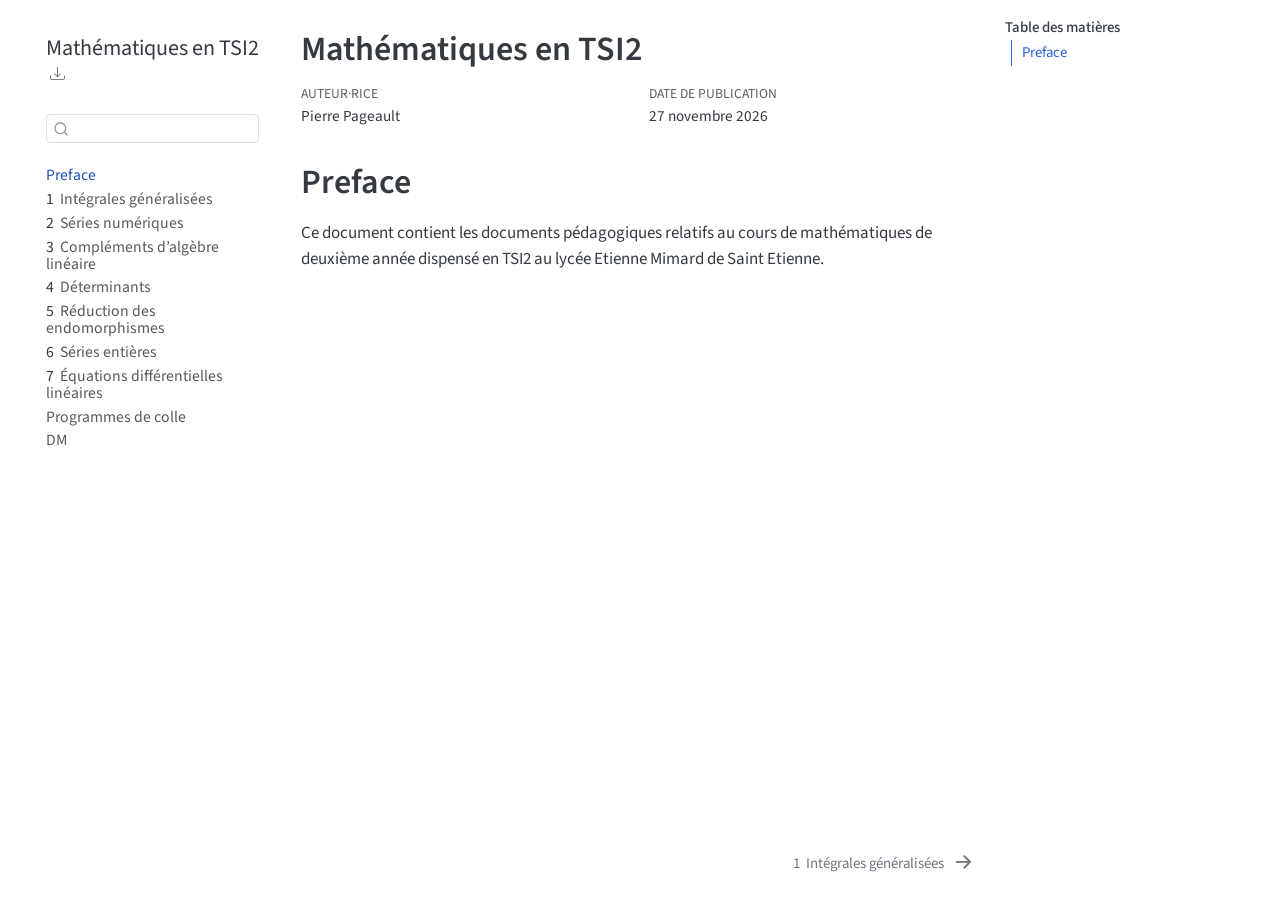
<file: index.html>
<!DOCTYPE html>
<html xmlns="http://www.w3.org/1999/xhtml" lang="fr" xml:lang="fr"><head>

<meta charset="utf-8">
<meta name="generator" content="quarto-1.9.38">

<meta name="viewport" content="width=device-width, initial-scale=1.0, user-scalable=yes">

<meta name="author" content="Pierre Pageault">

<title>Mathématiques en TSI2</title>
<style>
/* Default styles provided by pandoc.
** See https://pandoc.org/MANUAL.html#variables-for-html for config info.
*/
code{white-space: pre-wrap;}
span.smallcaps{font-variant: small-caps;}
div.columns{display: flex; gap: min(4vw, 1.5em);}
div.column{flex: auto; overflow-x: auto;}
div.hanging-indent{margin-left: 1.5em; text-indent: -1.5em;}
ul.task-list{list-style: none;}
ul.task-list li input[type="checkbox"] {
  width: 0.8em;
  margin: 0 0.8em 0.2em -1em; /* quarto-specific, see https://github.com/quarto-dev/quarto-cli/issues/4556 */ 
  vertical-align: middle;
}
</style>


<script src="site_libs/quarto-nav/quarto-nav.js"></script>
<script src="site_libs/quarto-nav/headroom.min.js"></script>
<script src="site_libs/clipboard/clipboard.min.js"></script>
<script src="site_libs/quarto-search/autocomplete.umd.js"></script>
<script src="site_libs/quarto-search/fuse.min.js"></script>
<script src="site_libs/quarto-search/quarto-search.js"></script>
<meta name="quarto:offset" content="./">
<link href="./01-integrales-generalisees.html" rel="next">
<script src="site_libs/quarto-html/quarto.js" type="module"></script>
<script src="site_libs/quarto-html/tabsets/tabsets.js" type="module"></script>
<script src="site_libs/quarto-html/popper.min.js"></script>
<script src="site_libs/quarto-html/tippy.umd.min.js"></script>
<script src="site_libs/quarto-html/anchor.min.js"></script>
<link href="site_libs/quarto-html/tippy.css" rel="stylesheet">
<link href="site_libs/quarto-html/quarto-syntax-highlighting-15634bcf2e68342d4ad2dfa704d543f6.css" rel="stylesheet" id="quarto-text-highlighting-styles">
<script src="site_libs/bootstrap/bootstrap.min.js"></script>
<link href="site_libs/bootstrap/bootstrap-icons.css" rel="stylesheet">
<link href="site_libs/bootstrap/bootstrap-452fedebf206357581fb8f02f36bbb8c.min.css" rel="stylesheet" append-hash="true" id="quarto-bootstrap" data-mode="light">
<script id="quarto-search-options" type="application/json">{
  "location": "sidebar",
  "copy-button": false,
  "collapse-after": 3,
  "panel-placement": "start",
  "type": "textbox",
  "limit": 50,
  "keyboard-shortcut": [
    "f",
    "/",
    "s"
  ],
  "show-item-context": false,
  "language": {
    "search-no-results-text": "Pas de résultats",
    "search-matching-documents-text": "documents trouvés",
    "search-copy-link-title": "Copier le lien vers la recherche",
    "search-hide-matches-text": "Cacher les correspondances additionnelles",
    "search-more-match-text": "correspondance de plus dans ce document",
    "search-more-matches-text": "correspondances de plus dans ce document",
    "search-clear-button-title": "Effacer",
    "search-text-placeholder": "",
    "search-detached-cancel-button-title": "Annuler",
    "search-submit-button-title": "Envoyer",
    "search-label": "Recherche"
  }
}</script>


<link rel="stylesheet" href="style.css">
</head>

<body class="nav-sidebar floating quarto-light">

<div id="quarto-search-results"></div>
  <header id="quarto-header" class="headroom fixed-top">
  <nav class="quarto-secondary-nav">
    <div class="container-fluid d-flex">
      <button type="button" class="quarto-btn-toggle btn" data-bs-toggle="collapse" role="button" data-bs-target=".quarto-sidebar-collapse-item" aria-controls="quarto-sidebar" aria-expanded="false" aria-label="Basculer la barre latérale" onclick="if (window.quartoToggleHeadroom) { window.quartoToggleHeadroom(); }">
        <i class="bi bi-layout-text-sidebar-reverse"></i>
      </button>
        <nav class="quarto-page-breadcrumbs" aria-label="breadcrumb"><ol class="breadcrumb"><li class="breadcrumb-item"><a href="./index.html">Preface</a></li></ol></nav>
        <a class="flex-grow-1" role="navigation" data-bs-toggle="collapse" data-bs-target=".quarto-sidebar-collapse-item" aria-controls="quarto-sidebar" aria-expanded="false" aria-label="Basculer la barre latérale" onclick="if (window.quartoToggleHeadroom) { window.quartoToggleHeadroom(); }">      
        </a>
      <button type="button" class="btn quarto-search-button" aria-label="Recherche" onclick="window.quartoOpenSearch();">
        <i class="bi bi-search"></i>
      </button>
    </div>
  </nav>
</header>
<!-- content -->
<div id="quarto-content" class="quarto-container page-columns page-rows-contents page-layout-article">
<!-- sidebar -->
  <nav id="quarto-sidebar" class="sidebar collapse collapse-horizontal quarto-sidebar-collapse-item sidebar-navigation floating overflow-auto">
    <div class="pt-lg-2 mt-2 text-left sidebar-header">
    <div class="sidebar-title mb-0 py-0">
      <a href="./">Mathématiques en TSI2</a> 
        <div class="sidebar-tools-main">
    <div class="dropdown">
      <a href="" title="Download" id="quarto-navigation-tool-dropdown-0" class="quarto-navigation-tool dropdown-toggle px-1" data-bs-toggle="dropdown" aria-expanded="false" role="link" aria-label="Download"><i class="bi bi-download"></i></a>
      <ul class="dropdown-menu" aria-labelledby="quarto-navigation-tool-dropdown-0">
          <li>
            <a class="dropdown-item sidebar-tools-main-item" href="./Mathématiques-en-TSI2.pdf">
              <i class="bi bi-file-pdf pe-1"></i>
            Download PDF
            </a>
          </li>
          <li>
            <a class="dropdown-item sidebar-tools-main-item" href="./Mathématiques-en-TSI2.epub">
              <i class="bi bi-journal pe-1"></i>
            Download ePub
            </a>
          </li>
      </ul>
    </div>
</div>
    </div>
      </div>
        <div class="mt-2 flex-shrink-0 align-items-center">
        <div class="sidebar-search">
        <div id="quarto-search" class="" title="Recherche"></div>
        </div>
        </div>
    <div class="sidebar-menu-container"> 
    <ul class="list-unstyled mt-1">
        <li class="sidebar-item">
  <div class="sidebar-item-container"> 
  <a href="./index.html" class="sidebar-item-text sidebar-link active">
 <span class="menu-text">Preface</span></a>
  </div>
</li>
        <li class="sidebar-item">
  <div class="sidebar-item-container"> 
  <a href="./01-integrales-generalisees.html" class="sidebar-item-text sidebar-link">
 <span class="menu-text"><span class="chapter-number">1</span>&nbsp; <span class="chapter-title">Intégrales généralisées</span></span></a>
  </div>
</li>
        <li class="sidebar-item">
  <div class="sidebar-item-container"> 
  <a href="./02-series-numeriques.html" class="sidebar-item-text sidebar-link">
 <span class="menu-text"><span class="chapter-number">2</span>&nbsp; <span class="chapter-title">Séries numériques</span></span></a>
  </div>
</li>
        <li class="sidebar-item">
  <div class="sidebar-item-container"> 
  <a href="./03-complements-algebre-lineaire.html" class="sidebar-item-text sidebar-link">
 <span class="menu-text"><span class="chapter-number">3</span>&nbsp; <span class="chapter-title">Compléments d’algèbre linéaire</span></span></a>
  </div>
</li>
        <li class="sidebar-item">
  <div class="sidebar-item-container"> 
  <a href="./04-determinants.html" class="sidebar-item-text sidebar-link">
 <span class="menu-text"><span class="chapter-number">4</span>&nbsp; <span class="chapter-title">Déterminants</span></span></a>
  </div>
</li>
        <li class="sidebar-item">
  <div class="sidebar-item-container"> 
  <a href="./05-reduction-des-endomorphismes.html" class="sidebar-item-text sidebar-link">
 <span class="menu-text"><span class="chapter-number">5</span>&nbsp; <span class="chapter-title">Réduction des endomorphismes</span></span></a>
  </div>
</li>
        <li class="sidebar-item">
  <div class="sidebar-item-container"> 
  <a href="./06-series-entieres.html" class="sidebar-item-text sidebar-link">
 <span class="menu-text"><span class="chapter-number">6</span>&nbsp; <span class="chapter-title">Séries entières</span></span></a>
  </div>
</li>
        <li class="sidebar-item">
  <div class="sidebar-item-container"> 
  <a href="./07-equations-differentielles.html" class="sidebar-item-text sidebar-link">
 <span class="menu-text"><span class="chapter-number">7</span>&nbsp; <span class="chapter-title">Équations différentielles linéaires</span></span></a>
  </div>
</li>
        <li class="sidebar-item">
  <div class="sidebar-item-container"> 
  <a href="./colles.html" class="sidebar-item-text sidebar-link">
 <span class="menu-text">Programmes de colle</span></a>
  </div>
</li>
        <li class="sidebar-item">
  <div class="sidebar-item-container"> 
  <a href="./dm.html" class="sidebar-item-text sidebar-link">
 <span class="menu-text">DM</span></a>
  </div>
</li>
    </ul>
    </div>
</nav>
<div id="quarto-sidebar-glass" class="quarto-sidebar-collapse-item" data-bs-toggle="collapse" data-bs-target=".quarto-sidebar-collapse-item"></div>
<!-- margin-sidebar -->
    <div id="quarto-margin-sidebar" class="sidebar margin-sidebar">
        <nav id="TOC" role="doc-toc" class="toc-active">
    <h2 id="toc-title">Table des matières</h2>
   
  <ul>
  <li><a href="#preface" id="toc-preface" class="nav-link active" data-scroll-target="#preface">Preface</a></li>
  </ul>
</nav>
    </div>
<!-- main -->
<main class="content" id="quarto-document-content">

<header id="title-block-header" class="quarto-title-block default">
<div class="quarto-title">
<h1 class="title">Mathématiques en TSI2</h1>
</div>



<div class="quarto-title-meta">

    <div>
    <div class="quarto-title-meta-heading">Auteur·rice</div>
    <div class="quarto-title-meta-contents">
             <p>Pierre Pageault </p>
          </div>
  </div>
    
    <div>
    <div class="quarto-title-meta-heading">Date de publication</div>
    <div class="quarto-title-meta-contents">
      <p class="date">27 novembre 2026</p>
    </div>
  </div>
  
    
  </div>
  


</header>


<section id="preface" class="level1 unnumbered">
<h1 class="unnumbered">Preface</h1>
<p>Ce document contient les documents pédagogiques relatifs au cours de mathématiques de deuxième année dispensé en TSI2 au lycée Etienne Mimard de Saint Etienne.</p>


</section>

</main> <!-- /main -->
<script id="quarto-html-after-body" type="application/javascript">
  window.document.addEventListener("DOMContentLoaded", function (event) {
    const icon = "";
    const anchorJS = new window.AnchorJS();
    anchorJS.options = {
      placement: 'right',
      icon: icon
    };
    anchorJS.add('.anchored');
    const isCodeAnnotation = (el) => {
      for (const clz of el.classList) {
        if (clz.startsWith('code-annotation-')) {                     
          return true;
        }
      }
      return false;
    }
    const onCopySuccess = function(e) {
      // button target
      const button = e.trigger;
      // don't keep focus
      button.blur();
      // flash "checked"
      button.classList.add('code-copy-button-checked');
      var currentTitle = button.getAttribute("title");
      button.setAttribute("title", "Copié");
      let tooltip;
      if (window.bootstrap) {
        button.setAttribute("data-bs-toggle", "tooltip");
        button.setAttribute("data-bs-placement", "left");
        button.setAttribute("data-bs-title", "Copié");
        tooltip = new bootstrap.Tooltip(button, 
          { trigger: "manual", 
            customClass: "code-copy-button-tooltip",
            offset: [0, -8]});
        tooltip.show();    
      }
      setTimeout(function() {
        if (tooltip) {
          tooltip.hide();
          button.removeAttribute("data-bs-title");
          button.removeAttribute("data-bs-toggle");
          button.removeAttribute("data-bs-placement");
        }
        button.setAttribute("title", currentTitle);
        button.classList.remove('code-copy-button-checked');
      }, 1000);
      // clear code selection
      e.clearSelection();
    }
    const getTextToCopy = function(trigger) {
      const outerScaffold = trigger.parentElement.cloneNode(true);
      const codeEl = outerScaffold.querySelector('code');
      for (const childEl of codeEl.children) {
        if (isCodeAnnotation(childEl)) {
          childEl.remove();
        }
      }
      return codeEl.innerText;
    }
    const clipboard = new window.ClipboardJS('.code-copy-button:not([data-in-quarto-modal])', {
      text: getTextToCopy
    });
    clipboard.on('success', onCopySuccess);
    if (window.document.getElementById('quarto-embedded-source-code-modal')) {
      const clipboardModal = new window.ClipboardJS('.code-copy-button[data-in-quarto-modal]', {
        text: getTextToCopy,
        container: window.document.getElementById('quarto-embedded-source-code-modal')
      });
      clipboardModal.on('success', onCopySuccess);
    }
      var localhostRegex = new RegExp(/^(?:http|https):\/\/localhost\:?[0-9]*\//);
      var mailtoRegex = new RegExp(/^mailto:/);
        var filterRegex = new RegExp('/' + window.location.host + '/');
      var isInternal = (href) => {
          return filterRegex.test(href) || localhostRegex.test(href) || mailtoRegex.test(href);
      }
      // Inspect non-navigation links and adorn them if external
     var links = window.document.querySelectorAll('a[href]:not(.nav-link):not(.navbar-brand):not(.toc-action):not(.sidebar-link):not(.sidebar-item-toggle):not(.pagination-link):not(.no-external):not([aria-hidden]):not(.dropdown-item):not(.quarto-navigation-tool):not(.about-link)');
      for (var i=0; i<links.length; i++) {
        const link = links[i];
        if (!isInternal(link.href)) {
          // undo the damage that might have been done by quarto-nav.js in the case of
          // links that we want to consider external
          if (link.dataset.originalHref !== undefined) {
            link.href = link.dataset.originalHref;
          }
        }
      }
    function tippyHover(el, contentFn, onTriggerFn, onUntriggerFn) {
      const config = {
        allowHTML: true,
        maxWidth: 500,
        delay: 100,
        arrow: false,
        appendTo: function(el) {
            return el.parentElement;
        },
        interactive: true,
        interactiveBorder: 10,
        theme: 'quarto',
        placement: 'bottom-start',
      };
      if (contentFn) {
        config.content = contentFn;
      }
      if (onTriggerFn) {
        config.onTrigger = onTriggerFn;
      }
      if (onUntriggerFn) {
        config.onUntrigger = onUntriggerFn;
      }
      window.tippy(el, config); 
    }
    const noterefs = window.document.querySelectorAll('a[role="doc-noteref"]');
    for (var i=0; i<noterefs.length; i++) {
      const ref = noterefs[i];
      tippyHover(ref, function() {
        // use id or data attribute instead here
        let href = ref.getAttribute('data-footnote-href') || ref.getAttribute('href');
        try { href = new URL(href).hash; } catch {}
        const id = href.replace(/^#\/?/, "");
        const note = window.document.getElementById(id);
        if (note) {
          return note.innerHTML;
        } else {
          return "";
        }
      });
    }
    const xrefs = window.document.querySelectorAll('a.quarto-xref');
    const processXRef = (id, note) => {
      // Strip column container classes
      const stripColumnClz = (el) => {
        el.classList.remove("page-full", "page-columns");
        if (el.children) {
          for (const child of el.children) {
            stripColumnClz(child);
          }
        }
      }
      stripColumnClz(note)
      if (id === null || id.startsWith('sec-')) {
        // Special case sections, only their first couple elements
        const container = document.createElement("div");
        if (note.children && note.children.length > 2) {
          container.appendChild(note.children[0].cloneNode(true));
          for (let i = 1; i < note.children.length; i++) {
            const child = note.children[i];
            if (child.tagName === "P" && child.innerText === "") {
              continue;
            } else {
              container.appendChild(child.cloneNode(true));
              break;
            }
          }
          if (window.Quarto?.typesetMath) {
            window.Quarto.typesetMath(container);
          }
          return container.innerHTML
        } else {
          if (window.Quarto?.typesetMath) {
            window.Quarto.typesetMath(note);
          }
          return note.innerHTML;
        }
      } else {
        // Remove any anchor links if they are present
        const anchorLink = note.querySelector('a.anchorjs-link');
        if (anchorLink) {
          anchorLink.remove();
        }
        if (window.Quarto?.typesetMath) {
          window.Quarto.typesetMath(note);
        }
        if (note.classList.contains("callout")) {
          return note.outerHTML;
        } else {
          return note.innerHTML;
        }
      }
    }
    for (var i=0; i<xrefs.length; i++) {
      const xref = xrefs[i];
      tippyHover(xref, undefined, function(instance) {
        instance.disable();
        let url = xref.getAttribute('href');
        let hash = undefined; 
        if (url.startsWith('#')) {
          hash = url;
        } else {
          try { hash = new URL(url).hash; } catch {}
        }
        if (hash) {
          const id = hash.replace(/^#\/?/, "");
          const note = window.document.getElementById(id);
          if (note !== null) {
            try {
              const html = processXRef(id, note.cloneNode(true));
              instance.setContent(html);
            } finally {
              instance.enable();
              instance.show();
            }
          } else {
            // See if we can fetch this
            fetch(url.split('#')[0])
            .then(res => res.text())
            .then(html => {
              const parser = new DOMParser();
              const htmlDoc = parser.parseFromString(html, "text/html");
              const note = htmlDoc.getElementById(id);
              if (note !== null) {
                const html = processXRef(id, note);
                instance.setContent(html);
              } 
            }).finally(() => {
              instance.enable();
              instance.show();
            });
          }
        } else {
          // See if we can fetch a full url (with no hash to target)
          // This is a special case and we should probably do some content thinning / targeting
          fetch(url)
          .then(res => res.text())
          .then(html => {
            const parser = new DOMParser();
            const htmlDoc = parser.parseFromString(html, "text/html");
            const note = htmlDoc.querySelector('main.content');
            if (note !== null) {
              // This should only happen for chapter cross references
              // (since there is no id in the URL)
              // remove the first header
              if (note.children.length > 0 && note.children[0].tagName === "HEADER") {
                note.children[0].remove();
              }
              const html = processXRef(null, note);
              instance.setContent(html);
            } 
          }).finally(() => {
            instance.enable();
            instance.show();
          });
        }
      }, function(instance) {
      });
    }
        let selectedAnnoteEl;
        const selectorForAnnotation = ( cell, annotation) => {
          let cellAttr = 'data-code-cell="' + cell + '"';
          let lineAttr = 'data-code-annotation="' +  annotation + '"';
          const selector = 'span[' + cellAttr + '][' + lineAttr + ']';
          return selector;
        }
        const selectCodeLines = (annoteEl) => {
          const doc = window.document;
          const targetCell = annoteEl.getAttribute("data-target-cell");
          const targetAnnotation = annoteEl.getAttribute("data-target-annotation");
          const annoteSpan = window.document.querySelector(selectorForAnnotation(targetCell, targetAnnotation));
          const lines = annoteSpan.getAttribute("data-code-lines").split(",");
          const lineIds = lines.map((line) => {
            return targetCell + "-" + line;
          })
          let top = null;
          let height = null;
          let parent = null;
          if (lineIds.length > 0) {
              //compute the position of the single el (top and bottom and make a div)
              const el = window.document.getElementById(lineIds[0]);
              top = el.offsetTop;
              height = el.offsetHeight;
              parent = el.parentElement.parentElement;
            if (lineIds.length > 1) {
              const lastEl = window.document.getElementById(lineIds[lineIds.length - 1]);
              const bottom = lastEl.offsetTop + lastEl.offsetHeight;
              height = bottom - top;
            }
            if (top !== null && height !== null && parent !== null) {
              // cook up a div (if necessary) and position it 
              let div = window.document.getElementById("code-annotation-line-highlight");
              if (div === null) {
                div = window.document.createElement("div");
                div.setAttribute("id", "code-annotation-line-highlight");
                div.style.position = 'absolute';
                parent.appendChild(div);
              }
              div.style.top = top - 2 + "px";
              div.style.height = height + 4 + "px";
              div.style.left = 0;
              let gutterDiv = window.document.getElementById("code-annotation-line-highlight-gutter");
              if (gutterDiv === null) {
                gutterDiv = window.document.createElement("div");
                gutterDiv.setAttribute("id", "code-annotation-line-highlight-gutter");
                gutterDiv.style.position = 'absolute';
                const codeCell = window.document.getElementById(targetCell);
                const gutter = codeCell.querySelector('.code-annotation-gutter');
                gutter.appendChild(gutterDiv);
              }
              gutterDiv.style.top = top - 2 + "px";
              gutterDiv.style.height = height + 4 + "px";
            }
            selectedAnnoteEl = annoteEl;
          }
        };
        const unselectCodeLines = () => {
          const elementsIds = ["code-annotation-line-highlight", "code-annotation-line-highlight-gutter"];
          elementsIds.forEach((elId) => {
            const div = window.document.getElementById(elId);
            if (div) {
              div.remove();
            }
          });
          selectedAnnoteEl = undefined;
        };
          // Handle positioning of the toggle
      window.addEventListener(
        "resize",
        throttle(() => {
          elRect = undefined;
          if (selectedAnnoteEl) {
            selectCodeLines(selectedAnnoteEl);
          }
        }, 10)
      );
      function throttle(fn, ms) {
      let throttle = false;
      let timer;
        return (...args) => {
          if(!throttle) { // first call gets through
              fn.apply(this, args);
              throttle = true;
          } else { // all the others get throttled
              if(timer) clearTimeout(timer); // cancel #2
              timer = setTimeout(() => {
                fn.apply(this, args);
                timer = throttle = false;
              }, ms);
          }
        };
      }
        // Attach click handler to the DT
        const annoteDls = window.document.querySelectorAll('dt[data-target-cell]');
        for (const annoteDlNode of annoteDls) {
          annoteDlNode.addEventListener('click', (event) => {
            const clickedEl = event.target;
            if (clickedEl !== selectedAnnoteEl) {
              unselectCodeLines();
              const activeEl = window.document.querySelector('dt[data-target-cell].code-annotation-active');
              if (activeEl) {
                activeEl.classList.remove('code-annotation-active');
              }
              selectCodeLines(clickedEl);
              clickedEl.classList.add('code-annotation-active');
            } else {
              // Unselect the line
              unselectCodeLines();
              clickedEl.classList.remove('code-annotation-active');
            }
          });
        }
    const findCites = (el) => {
      const parentEl = el.parentElement;
      if (parentEl) {
        const cites = parentEl.dataset.cites;
        if (cites) {
          return {
            el,
            cites: cites.split(' ')
          };
        } else {
          return findCites(el.parentElement)
        }
      } else {
        return undefined;
      }
    };
    var bibliorefs = window.document.querySelectorAll('a[role="doc-biblioref"]');
    for (var i=0; i<bibliorefs.length; i++) {
      const ref = bibliorefs[i];
      const citeInfo = findCites(ref);
      if (citeInfo) {
        tippyHover(citeInfo.el, function() {
          var popup = window.document.createElement('div');
          citeInfo.cites.forEach(function(cite) {
            var citeDiv = window.document.createElement('div');
            citeDiv.classList.add('hanging-indent');
            citeDiv.classList.add('csl-entry');
            var biblioDiv = window.document.getElementById('ref-' + cite);
            if (biblioDiv) {
              citeDiv.innerHTML = biblioDiv.innerHTML;
            }
            popup.appendChild(citeDiv);
          });
          return popup.innerHTML;
        });
      }
    }
  });
  </script>
<nav class="page-navigation">
  <div class="nav-page nav-page-previous">
  </div>
  <div class="nav-page nav-page-next">
      <a href="./01-integrales-generalisees.html" class="pagination-link" aria-label="Intégrales généralisées">
        <span class="nav-page-text"><span class="chapter-number">1</span>&nbsp; <span class="chapter-title">Intégrales généralisées</span></span> <i class="bi bi-arrow-right-short"></i>
      </a>
  </div>
</nav>
</div> <!-- /content -->




</body></html>
</file>
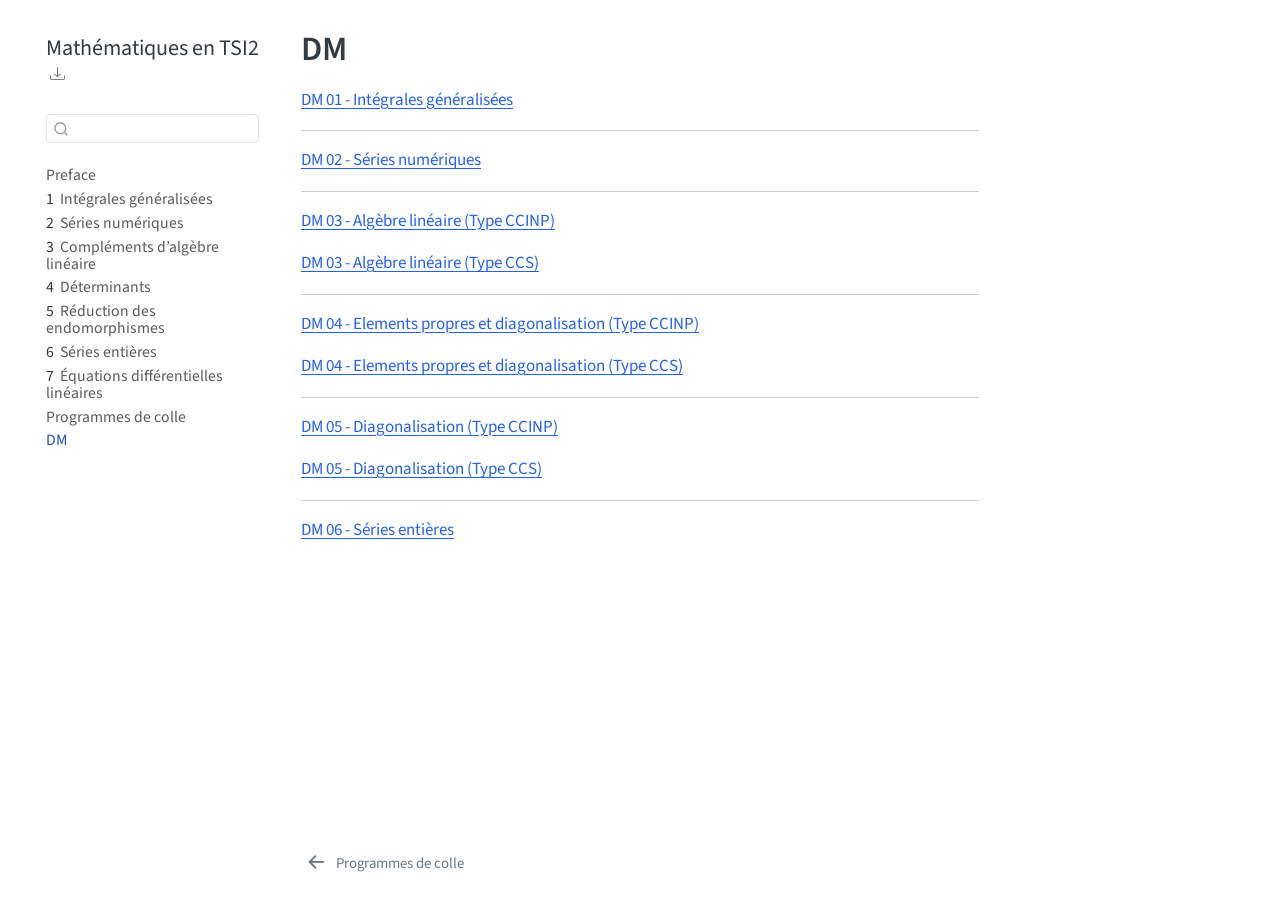
<file: dm.html>
<!DOCTYPE html>
<html xmlns="http://www.w3.org/1999/xhtml" lang="fr" xml:lang="fr"><head>

<meta charset="utf-8">
<meta name="generator" content="quarto-1.9.38">

<meta name="viewport" content="width=device-width, initial-scale=1.0, user-scalable=yes">


<title>DM – Mathématiques en TSI2</title>
<style>
/* Default styles provided by pandoc.
** See https://pandoc.org/MANUAL.html#variables-for-html for config info.
*/
code{white-space: pre-wrap;}
span.smallcaps{font-variant: small-caps;}
div.columns{display: flex; gap: min(4vw, 1.5em);}
div.column{flex: auto; overflow-x: auto;}
div.hanging-indent{margin-left: 1.5em; text-indent: -1.5em;}
ul.task-list{list-style: none;}
ul.task-list li input[type="checkbox"] {
  width: 0.8em;
  margin: 0 0.8em 0.2em -1em; /* quarto-specific, see https://github.com/quarto-dev/quarto-cli/issues/4556 */ 
  vertical-align: middle;
}
</style>


<script src="site_libs/quarto-nav/quarto-nav.js"></script>
<script src="site_libs/quarto-nav/headroom.min.js"></script>
<script src="site_libs/clipboard/clipboard.min.js"></script>
<script src="site_libs/quarto-search/autocomplete.umd.js"></script>
<script src="site_libs/quarto-search/fuse.min.js"></script>
<script src="site_libs/quarto-search/quarto-search.js"></script>
<meta name="quarto:offset" content="./">
<link href="./colles.html" rel="prev">
<script src="site_libs/quarto-html/quarto.js" type="module"></script>
<script src="site_libs/quarto-html/tabsets/tabsets.js" type="module"></script>
<script src="site_libs/quarto-html/popper.min.js"></script>
<script src="site_libs/quarto-html/tippy.umd.min.js"></script>
<script src="site_libs/quarto-html/anchor.min.js"></script>
<link href="site_libs/quarto-html/tippy.css" rel="stylesheet">
<link href="site_libs/quarto-html/quarto-syntax-highlighting-15634bcf2e68342d4ad2dfa704d543f6.css" rel="stylesheet" id="quarto-text-highlighting-styles">
<script src="site_libs/bootstrap/bootstrap.min.js"></script>
<link href="site_libs/bootstrap/bootstrap-icons.css" rel="stylesheet">
<link href="site_libs/bootstrap/bootstrap-452fedebf206357581fb8f02f36bbb8c.min.css" rel="stylesheet" append-hash="true" id="quarto-bootstrap" data-mode="light">
<script id="quarto-search-options" type="application/json">{
  "location": "sidebar",
  "copy-button": false,
  "collapse-after": 3,
  "panel-placement": "start",
  "type": "textbox",
  "limit": 50,
  "keyboard-shortcut": [
    "f",
    "/",
    "s"
  ],
  "show-item-context": false,
  "language": {
    "search-no-results-text": "Pas de résultats",
    "search-matching-documents-text": "documents trouvés",
    "search-copy-link-title": "Copier le lien vers la recherche",
    "search-hide-matches-text": "Cacher les correspondances additionnelles",
    "search-more-match-text": "correspondance de plus dans ce document",
    "search-more-matches-text": "correspondances de plus dans ce document",
    "search-clear-button-title": "Effacer",
    "search-text-placeholder": "",
    "search-detached-cancel-button-title": "Annuler",
    "search-submit-button-title": "Envoyer",
    "search-label": "Recherche"
  }
}</script>


<link rel="stylesheet" href="style.css">
</head>

<body class="nav-sidebar floating quarto-light">

<div id="quarto-search-results"></div>
  <header id="quarto-header" class="headroom fixed-top">
  <nav class="quarto-secondary-nav">
    <div class="container-fluid d-flex">
      <button type="button" class="quarto-btn-toggle btn" data-bs-toggle="collapse" role="button" data-bs-target=".quarto-sidebar-collapse-item" aria-controls="quarto-sidebar" aria-expanded="false" aria-label="Basculer la barre latérale" onclick="if (window.quartoToggleHeadroom) { window.quartoToggleHeadroom(); }">
        <i class="bi bi-layout-text-sidebar-reverse"></i>
      </button>
        <nav class="quarto-page-breadcrumbs" aria-label="breadcrumb"><ol class="breadcrumb"><li class="breadcrumb-item"><a href="./dm.html">DM</a></li></ol></nav>
        <a class="flex-grow-1" role="navigation" data-bs-toggle="collapse" data-bs-target=".quarto-sidebar-collapse-item" aria-controls="quarto-sidebar" aria-expanded="false" aria-label="Basculer la barre latérale" onclick="if (window.quartoToggleHeadroom) { window.quartoToggleHeadroom(); }">      
        </a>
      <button type="button" class="btn quarto-search-button" aria-label="Recherche" onclick="window.quartoOpenSearch();">
        <i class="bi bi-search"></i>
      </button>
    </div>
  </nav>
</header>
<!-- content -->
<div id="quarto-content" class="quarto-container page-columns page-rows-contents page-layout-article">
<!-- sidebar -->
  <nav id="quarto-sidebar" class="sidebar collapse collapse-horizontal quarto-sidebar-collapse-item sidebar-navigation floating overflow-auto">
    <div class="pt-lg-2 mt-2 text-left sidebar-header">
    <div class="sidebar-title mb-0 py-0">
      <a href="./">Mathématiques en TSI2</a> 
        <div class="sidebar-tools-main">
    <div class="dropdown">
      <a href="" title="Download" id="quarto-navigation-tool-dropdown-0" class="quarto-navigation-tool dropdown-toggle px-1" data-bs-toggle="dropdown" aria-expanded="false" role="link" aria-label="Download"><i class="bi bi-download"></i></a>
      <ul class="dropdown-menu" aria-labelledby="quarto-navigation-tool-dropdown-0">
          <li>
            <a class="dropdown-item sidebar-tools-main-item" href="./Mathématiques-en-TSI2.pdf">
              <i class="bi bi-file-pdf pe-1"></i>
            Download PDF
            </a>
          </li>
          <li>
            <a class="dropdown-item sidebar-tools-main-item" href="./Mathématiques-en-TSI2.epub">
              <i class="bi bi-journal pe-1"></i>
            Download ePub
            </a>
          </li>
      </ul>
    </div>
</div>
    </div>
      </div>
        <div class="mt-2 flex-shrink-0 align-items-center">
        <div class="sidebar-search">
        <div id="quarto-search" class="" title="Recherche"></div>
        </div>
        </div>
    <div class="sidebar-menu-container"> 
    <ul class="list-unstyled mt-1">
        <li class="sidebar-item">
  <div class="sidebar-item-container"> 
  <a href="./index.html" class="sidebar-item-text sidebar-link">
 <span class="menu-text">Preface</span></a>
  </div>
</li>
        <li class="sidebar-item">
  <div class="sidebar-item-container"> 
  <a href="./01-integrales-generalisees.html" class="sidebar-item-text sidebar-link">
 <span class="menu-text"><span class="chapter-number">1</span>&nbsp; <span class="chapter-title">Intégrales généralisées</span></span></a>
  </div>
</li>
        <li class="sidebar-item">
  <div class="sidebar-item-container"> 
  <a href="./02-series-numeriques.html" class="sidebar-item-text sidebar-link">
 <span class="menu-text"><span class="chapter-number">2</span>&nbsp; <span class="chapter-title">Séries numériques</span></span></a>
  </div>
</li>
        <li class="sidebar-item">
  <div class="sidebar-item-container"> 
  <a href="./03-complements-algebre-lineaire.html" class="sidebar-item-text sidebar-link">
 <span class="menu-text"><span class="chapter-number">3</span>&nbsp; <span class="chapter-title">Compléments d’algèbre linéaire</span></span></a>
  </div>
</li>
        <li class="sidebar-item">
  <div class="sidebar-item-container"> 
  <a href="./04-determinants.html" class="sidebar-item-text sidebar-link">
 <span class="menu-text"><span class="chapter-number">4</span>&nbsp; <span class="chapter-title">Déterminants</span></span></a>
  </div>
</li>
        <li class="sidebar-item">
  <div class="sidebar-item-container"> 
  <a href="./05-reduction-des-endomorphismes.html" class="sidebar-item-text sidebar-link">
 <span class="menu-text"><span class="chapter-number">5</span>&nbsp; <span class="chapter-title">Réduction des endomorphismes</span></span></a>
  </div>
</li>
        <li class="sidebar-item">
  <div class="sidebar-item-container"> 
  <a href="./06-series-entieres.html" class="sidebar-item-text sidebar-link">
 <span class="menu-text"><span class="chapter-number">6</span>&nbsp; <span class="chapter-title">Séries entières</span></span></a>
  </div>
</li>
        <li class="sidebar-item">
  <div class="sidebar-item-container"> 
  <a href="./07-equations-differentielles.html" class="sidebar-item-text sidebar-link">
 <span class="menu-text"><span class="chapter-number">7</span>&nbsp; <span class="chapter-title">Équations différentielles linéaires</span></span></a>
  </div>
</li>
        <li class="sidebar-item">
  <div class="sidebar-item-container"> 
  <a href="./colles.html" class="sidebar-item-text sidebar-link">
 <span class="menu-text">Programmes de colle</span></a>
  </div>
</li>
        <li class="sidebar-item">
  <div class="sidebar-item-container"> 
  <a href="./dm.html" class="sidebar-item-text sidebar-link active">
 <span class="menu-text">DM</span></a>
  </div>
</li>
    </ul>
    </div>
</nav>
<div id="quarto-sidebar-glass" class="quarto-sidebar-collapse-item" data-bs-toggle="collapse" data-bs-target=".quarto-sidebar-collapse-item"></div>
<!-- margin-sidebar -->
    <div id="quarto-margin-sidebar" class="sidebar margin-sidebar zindex-bottom">
        
    </div>
<!-- main -->
<main class="content" id="quarto-document-content">

<header id="title-block-header" class="quarto-title-block default">
<div class="quarto-title">
<h1 class="title">DM</h1>
</div>



<div class="quarto-title-meta">

    
  
    
  </div>
  


</header>


<p><a href="./pdf/dm/01.pdf">DM 01 - Intégrales généralisées</a> <!-- DIVERS/01_Quelques_integrales_celebres --></p>
<hr>
<p><a href="./pdf/dm/02.pdf">DM 02 - Séries numériques</a> <!-- DIVERS/06_Approximation_de_pi_et_calcul_d_integrale --></p>
<hr>
<p><a href="./pdf/dm/03-ccinp.pdf">DM 03 - Algèbre linéaire (Type CCINP)</a> <!-- CCP/1/2014 --></p>
<p><a href="./pdf/dm/03-ccs.pdf">DM 03 - Algèbre linéaire (Type CCS)</a> <!-- TPC/2026 --></p>
<hr>
<p><a href="./pdf/dm/04-ccinp.pdf">DM 04 - Elements propres et diagonalisation (Type CCINP)</a> <!-- CCINP/2024 --></p>
<p><a href="./pdf/dm/04-ccs.pdf">DM 04 - Elements propres et diagonalisation (Type CCS)</a> <!-- TPC/2023 --></p>
<hr>
<p><a href="./pdf/dm/05-ccinp.pdf">DM 05 - Diagonalisation (Type CCINP)</a> <!-- CCP/1/2010 --> <!-- [Correction](./pdf/dm/corrections/05-ccinp.pdf) --></p>
<p><a href="./pdf/dm/05-ccs.pdf">DM 05 - Diagonalisation (Type CCS)</a> <!-- CCS/2/2013 --> <!-- [Correction](./pdf/dm/corrections/05-ccs.pdf) --></p>
<hr>
<p><a href="./pdf/dm/06.pdf">DM 06 - Séries entières</a> <!-- CCS/1/2019 --></p>



</main> <!-- /main -->
<script id="quarto-html-after-body" type="application/javascript">
  window.document.addEventListener("DOMContentLoaded", function (event) {
    const icon = "";
    const anchorJS = new window.AnchorJS();
    anchorJS.options = {
      placement: 'right',
      icon: icon
    };
    anchorJS.add('.anchored');
    const isCodeAnnotation = (el) => {
      for (const clz of el.classList) {
        if (clz.startsWith('code-annotation-')) {                     
          return true;
        }
      }
      return false;
    }
    const onCopySuccess = function(e) {
      // button target
      const button = e.trigger;
      // don't keep focus
      button.blur();
      // flash "checked"
      button.classList.add('code-copy-button-checked');
      var currentTitle = button.getAttribute("title");
      button.setAttribute("title", "Copié");
      let tooltip;
      if (window.bootstrap) {
        button.setAttribute("data-bs-toggle", "tooltip");
        button.setAttribute("data-bs-placement", "left");
        button.setAttribute("data-bs-title", "Copié");
        tooltip = new bootstrap.Tooltip(button, 
          { trigger: "manual", 
            customClass: "code-copy-button-tooltip",
            offset: [0, -8]});
        tooltip.show();    
      }
      setTimeout(function() {
        if (tooltip) {
          tooltip.hide();
          button.removeAttribute("data-bs-title");
          button.removeAttribute("data-bs-toggle");
          button.removeAttribute("data-bs-placement");
        }
        button.setAttribute("title", currentTitle);
        button.classList.remove('code-copy-button-checked');
      }, 1000);
      // clear code selection
      e.clearSelection();
    }
    const getTextToCopy = function(trigger) {
      const outerScaffold = trigger.parentElement.cloneNode(true);
      const codeEl = outerScaffold.querySelector('code');
      for (const childEl of codeEl.children) {
        if (isCodeAnnotation(childEl)) {
          childEl.remove();
        }
      }
      return codeEl.innerText;
    }
    const clipboard = new window.ClipboardJS('.code-copy-button:not([data-in-quarto-modal])', {
      text: getTextToCopy
    });
    clipboard.on('success', onCopySuccess);
    if (window.document.getElementById('quarto-embedded-source-code-modal')) {
      const clipboardModal = new window.ClipboardJS('.code-copy-button[data-in-quarto-modal]', {
        text: getTextToCopy,
        container: window.document.getElementById('quarto-embedded-source-code-modal')
      });
      clipboardModal.on('success', onCopySuccess);
    }
      var localhostRegex = new RegExp(/^(?:http|https):\/\/localhost\:?[0-9]*\//);
      var mailtoRegex = new RegExp(/^mailto:/);
        var filterRegex = new RegExp('/' + window.location.host + '/');
      var isInternal = (href) => {
          return filterRegex.test(href) || localhostRegex.test(href) || mailtoRegex.test(href);
      }
      // Inspect non-navigation links and adorn them if external
     var links = window.document.querySelectorAll('a[href]:not(.nav-link):not(.navbar-brand):not(.toc-action):not(.sidebar-link):not(.sidebar-item-toggle):not(.pagination-link):not(.no-external):not([aria-hidden]):not(.dropdown-item):not(.quarto-navigation-tool):not(.about-link)');
      for (var i=0; i<links.length; i++) {
        const link = links[i];
        if (!isInternal(link.href)) {
          // undo the damage that might have been done by quarto-nav.js in the case of
          // links that we want to consider external
          if (link.dataset.originalHref !== undefined) {
            link.href = link.dataset.originalHref;
          }
        }
      }
    function tippyHover(el, contentFn, onTriggerFn, onUntriggerFn) {
      const config = {
        allowHTML: true,
        maxWidth: 500,
        delay: 100,
        arrow: false,
        appendTo: function(el) {
            return el.parentElement;
        },
        interactive: true,
        interactiveBorder: 10,
        theme: 'quarto',
        placement: 'bottom-start',
      };
      if (contentFn) {
        config.content = contentFn;
      }
      if (onTriggerFn) {
        config.onTrigger = onTriggerFn;
      }
      if (onUntriggerFn) {
        config.onUntrigger = onUntriggerFn;
      }
      window.tippy(el, config); 
    }
    const noterefs = window.document.querySelectorAll('a[role="doc-noteref"]');
    for (var i=0; i<noterefs.length; i++) {
      const ref = noterefs[i];
      tippyHover(ref, function() {
        // use id or data attribute instead here
        let href = ref.getAttribute('data-footnote-href') || ref.getAttribute('href');
        try { href = new URL(href).hash; } catch {}
        const id = href.replace(/^#\/?/, "");
        const note = window.document.getElementById(id);
        if (note) {
          return note.innerHTML;
        } else {
          return "";
        }
      });
    }
    const xrefs = window.document.querySelectorAll('a.quarto-xref');
    const processXRef = (id, note) => {
      // Strip column container classes
      const stripColumnClz = (el) => {
        el.classList.remove("page-full", "page-columns");
        if (el.children) {
          for (const child of el.children) {
            stripColumnClz(child);
          }
        }
      }
      stripColumnClz(note)
      if (id === null || id.startsWith('sec-')) {
        // Special case sections, only their first couple elements
        const container = document.createElement("div");
        if (note.children && note.children.length > 2) {
          container.appendChild(note.children[0].cloneNode(true));
          for (let i = 1; i < note.children.length; i++) {
            const child = note.children[i];
            if (child.tagName === "P" && child.innerText === "") {
              continue;
            } else {
              container.appendChild(child.cloneNode(true));
              break;
            }
          }
          if (window.Quarto?.typesetMath) {
            window.Quarto.typesetMath(container);
          }
          return container.innerHTML
        } else {
          if (window.Quarto?.typesetMath) {
            window.Quarto.typesetMath(note);
          }
          return note.innerHTML;
        }
      } else {
        // Remove any anchor links if they are present
        const anchorLink = note.querySelector('a.anchorjs-link');
        if (anchorLink) {
          anchorLink.remove();
        }
        if (window.Quarto?.typesetMath) {
          window.Quarto.typesetMath(note);
        }
        if (note.classList.contains("callout")) {
          return note.outerHTML;
        } else {
          return note.innerHTML;
        }
      }
    }
    for (var i=0; i<xrefs.length; i++) {
      const xref = xrefs[i];
      tippyHover(xref, undefined, function(instance) {
        instance.disable();
        let url = xref.getAttribute('href');
        let hash = undefined; 
        if (url.startsWith('#')) {
          hash = url;
        } else {
          try { hash = new URL(url).hash; } catch {}
        }
        if (hash) {
          const id = hash.replace(/^#\/?/, "");
          const note = window.document.getElementById(id);
          if (note !== null) {
            try {
              const html = processXRef(id, note.cloneNode(true));
              instance.setContent(html);
            } finally {
              instance.enable();
              instance.show();
            }
          } else {
            // See if we can fetch this
            fetch(url.split('#')[0])
            .then(res => res.text())
            .then(html => {
              const parser = new DOMParser();
              const htmlDoc = parser.parseFromString(html, "text/html");
              const note = htmlDoc.getElementById(id);
              if (note !== null) {
                const html = processXRef(id, note);
                instance.setContent(html);
              } 
            }).finally(() => {
              instance.enable();
              instance.show();
            });
          }
        } else {
          // See if we can fetch a full url (with no hash to target)
          // This is a special case and we should probably do some content thinning / targeting
          fetch(url)
          .then(res => res.text())
          .then(html => {
            const parser = new DOMParser();
            const htmlDoc = parser.parseFromString(html, "text/html");
            const note = htmlDoc.querySelector('main.content');
            if (note !== null) {
              // This should only happen for chapter cross references
              // (since there is no id in the URL)
              // remove the first header
              if (note.children.length > 0 && note.children[0].tagName === "HEADER") {
                note.children[0].remove();
              }
              const html = processXRef(null, note);
              instance.setContent(html);
            } 
          }).finally(() => {
            instance.enable();
            instance.show();
          });
        }
      }, function(instance) {
      });
    }
        let selectedAnnoteEl;
        const selectorForAnnotation = ( cell, annotation) => {
          let cellAttr = 'data-code-cell="' + cell + '"';
          let lineAttr = 'data-code-annotation="' +  annotation + '"';
          const selector = 'span[' + cellAttr + '][' + lineAttr + ']';
          return selector;
        }
        const selectCodeLines = (annoteEl) => {
          const doc = window.document;
          const targetCell = annoteEl.getAttribute("data-target-cell");
          const targetAnnotation = annoteEl.getAttribute("data-target-annotation");
          const annoteSpan = window.document.querySelector(selectorForAnnotation(targetCell, targetAnnotation));
          const lines = annoteSpan.getAttribute("data-code-lines").split(",");
          const lineIds = lines.map((line) => {
            return targetCell + "-" + line;
          })
          let top = null;
          let height = null;
          let parent = null;
          if (lineIds.length > 0) {
              //compute the position of the single el (top and bottom and make a div)
              const el = window.document.getElementById(lineIds[0]);
              top = el.offsetTop;
              height = el.offsetHeight;
              parent = el.parentElement.parentElement;
            if (lineIds.length > 1) {
              const lastEl = window.document.getElementById(lineIds[lineIds.length - 1]);
              const bottom = lastEl.offsetTop + lastEl.offsetHeight;
              height = bottom - top;
            }
            if (top !== null && height !== null && parent !== null) {
              // cook up a div (if necessary) and position it 
              let div = window.document.getElementById("code-annotation-line-highlight");
              if (div === null) {
                div = window.document.createElement("div");
                div.setAttribute("id", "code-annotation-line-highlight");
                div.style.position = 'absolute';
                parent.appendChild(div);
              }
              div.style.top = top - 2 + "px";
              div.style.height = height + 4 + "px";
              div.style.left = 0;
              let gutterDiv = window.document.getElementById("code-annotation-line-highlight-gutter");
              if (gutterDiv === null) {
                gutterDiv = window.document.createElement("div");
                gutterDiv.setAttribute("id", "code-annotation-line-highlight-gutter");
                gutterDiv.style.position = 'absolute';
                const codeCell = window.document.getElementById(targetCell);
                const gutter = codeCell.querySelector('.code-annotation-gutter');
                gutter.appendChild(gutterDiv);
              }
              gutterDiv.style.top = top - 2 + "px";
              gutterDiv.style.height = height + 4 + "px";
            }
            selectedAnnoteEl = annoteEl;
          }
        };
        const unselectCodeLines = () => {
          const elementsIds = ["code-annotation-line-highlight", "code-annotation-line-highlight-gutter"];
          elementsIds.forEach((elId) => {
            const div = window.document.getElementById(elId);
            if (div) {
              div.remove();
            }
          });
          selectedAnnoteEl = undefined;
        };
          // Handle positioning of the toggle
      window.addEventListener(
        "resize",
        throttle(() => {
          elRect = undefined;
          if (selectedAnnoteEl) {
            selectCodeLines(selectedAnnoteEl);
          }
        }, 10)
      );
      function throttle(fn, ms) {
      let throttle = false;
      let timer;
        return (...args) => {
          if(!throttle) { // first call gets through
              fn.apply(this, args);
              throttle = true;
          } else { // all the others get throttled
              if(timer) clearTimeout(timer); // cancel #2
              timer = setTimeout(() => {
                fn.apply(this, args);
                timer = throttle = false;
              }, ms);
          }
        };
      }
        // Attach click handler to the DT
        const annoteDls = window.document.querySelectorAll('dt[data-target-cell]');
        for (const annoteDlNode of annoteDls) {
          annoteDlNode.addEventListener('click', (event) => {
            const clickedEl = event.target;
            if (clickedEl !== selectedAnnoteEl) {
              unselectCodeLines();
              const activeEl = window.document.querySelector('dt[data-target-cell].code-annotation-active');
              if (activeEl) {
                activeEl.classList.remove('code-annotation-active');
              }
              selectCodeLines(clickedEl);
              clickedEl.classList.add('code-annotation-active');
            } else {
              // Unselect the line
              unselectCodeLines();
              clickedEl.classList.remove('code-annotation-active');
            }
          });
        }
    const findCites = (el) => {
      const parentEl = el.parentElement;
      if (parentEl) {
        const cites = parentEl.dataset.cites;
        if (cites) {
          return {
            el,
            cites: cites.split(' ')
          };
        } else {
          return findCites(el.parentElement)
        }
      } else {
        return undefined;
      }
    };
    var bibliorefs = window.document.querySelectorAll('a[role="doc-biblioref"]');
    for (var i=0; i<bibliorefs.length; i++) {
      const ref = bibliorefs[i];
      const citeInfo = findCites(ref);
      if (citeInfo) {
        tippyHover(citeInfo.el, function() {
          var popup = window.document.createElement('div');
          citeInfo.cites.forEach(function(cite) {
            var citeDiv = window.document.createElement('div');
            citeDiv.classList.add('hanging-indent');
            citeDiv.classList.add('csl-entry');
            var biblioDiv = window.document.getElementById('ref-' + cite);
            if (biblioDiv) {
              citeDiv.innerHTML = biblioDiv.innerHTML;
            }
            popup.appendChild(citeDiv);
          });
          return popup.innerHTML;
        });
      }
    }
  });
  </script>
<nav class="page-navigation">
  <div class="nav-page nav-page-previous">
      <a href="./colles.html" class="pagination-link" aria-label="Programmes de colle">
        <i class="bi bi-arrow-left-short"></i> <span class="nav-page-text">Programmes de colle</span>
      </a>          
  </div>
  <div class="nav-page nav-page-next">
  </div>
</nav>
</div> <!-- /content -->




</body></html>
</file>
<file: site_libs/quarto-html/tippy.css>
.tippy-box[data-animation=fade][data-state=hidden]{opacity:0}[data-tippy-root]{max-width:calc(100vw - 10px)}.tippy-box{position:relative;background-color:#333;color:#fff;border-radius:4px;font-size:14px;line-height:1.4;white-space:normal;outline:0;transition-property:transform,visibility,opacity}.tippy-box[data-placement^=top]>.tippy-arrow{bottom:0}.tippy-box[data-placement^=top]>.tippy-arrow:before{bottom:-7px;left:0;border-width:8px 8px 0;border-top-color:initial;transform-origin:center top}.tippy-box[data-placement^=bottom]>.tippy-arrow{top:0}.tippy-box[data-placement^=bottom]>.tippy-arrow:before{top:-7px;left:0;border-width:0 8px 8px;border-bottom-color:initial;transform-origin:center bottom}.tippy-box[data-placement^=left]>.tippy-arrow{right:0}.tippy-box[data-placement^=left]>.tippy-arrow:before{border-width:8px 0 8px 8px;border-left-color:initial;right:-7px;transform-origin:center left}.tippy-box[data-placement^=right]>.tippy-arrow{left:0}.tippy-box[data-placement^=right]>.tippy-arrow:before{left:-7px;border-width:8px 8px 8px 0;border-right-color:initial;transform-origin:center right}.tippy-box[data-inertia][data-state=visible]{transition-timing-function:cubic-bezier(.54,1.5,.38,1.11)}.tippy-arrow{width:16px;height:16px;color:#333}.tippy-arrow:before{content:"";position:absolute;border-color:transparent;border-style:solid}.tippy-content{position:relative;padding:5px 9px;z-index:1}
</file>
<file: site_libs/quarto-html/quarto-syntax-highlighting-15634bcf2e68342d4ad2dfa704d543f6.css>
/* quarto syntax highlight colors */
:root {
  --quarto-hl-ot-color: #003B4F;
  --quarto-hl-at-color: #657422;
  --quarto-hl-ss-color: #20794D;
  --quarto-hl-an-color: #5E5E5E;
  --quarto-hl-fu-color: #4758AB;
  --quarto-hl-st-color: #20794D;
  --quarto-hl-cf-color: #003B4F;
  --quarto-hl-op-color: #5E5E5E;
  --quarto-hl-er-color: #AD0000;
  --quarto-hl-bn-color: #AD0000;
  --quarto-hl-al-color: #AD0000;
  --quarto-hl-va-color: #111111;
  --quarto-hl-bu-color: inherit;
  --quarto-hl-ex-color: inherit;
  --quarto-hl-pp-color: #AD0000;
  --quarto-hl-in-color: #5E5E5E;
  --quarto-hl-vs-color: #20794D;
  --quarto-hl-wa-color: #5E5E5E;
  --quarto-hl-do-color: #5E5E5E;
  --quarto-hl-im-color: #00769E;
  --quarto-hl-ch-color: #20794D;
  --quarto-hl-dt-color: #AD0000;
  --quarto-hl-fl-color: #AD0000;
  --quarto-hl-co-color: #5E5E5E;
  --quarto-hl-cv-color: #5E5E5E;
  --quarto-hl-cn-color: #8f5902;
  --quarto-hl-sc-color: #5E5E5E;
  --quarto-hl-dv-color: #AD0000;
  --quarto-hl-kw-color: #003B4F;
}

/* other quarto variables */
:root {
  --quarto-font-monospace: SFMono-Regular, Menlo, Monaco, Consolas, "Liberation Mono", "Courier New", monospace;
}

/* syntax highlight based on Pandoc's rules */
pre > code.sourceCode > span {
  color: #003B4F;
}

code.sourceCode > span {
  color: #003B4F;
}

div.sourceCode,
div.sourceCode pre.sourceCode {
  color: #003B4F;
}

/* Normal */
code span {
  color: #003B4F;
}

/* Alert */
code span.al {
  color: #AD0000;
  font-style: inherit;
}

/* Annotation */
code span.an {
  color: #5E5E5E;
  font-style: inherit;
}

/* Attribute */
code span.at {
  color: #657422;
  font-style: inherit;
}

/* BaseN */
code span.bn {
  color: #AD0000;
  font-style: inherit;
}

/* BuiltIn */
code span.bu {
  font-style: inherit;
}

/* ControlFlow */
code span.cf {
  color: #003B4F;
  font-weight: bold;
  font-style: inherit;
}

/* Char */
code span.ch {
  color: #20794D;
  font-style: inherit;
}

/* Constant */
code span.cn {
  color: #8f5902;
  font-style: inherit;
}

/* Comment */
code span.co {
  color: #5E5E5E;
  font-style: inherit;
}

/* CommentVar */
code span.cv {
  color: #5E5E5E;
  font-style: italic;
}

/* Documentation */
code span.do {
  color: #5E5E5E;
  font-style: italic;
}

/* DataType */
code span.dt {
  color: #AD0000;
  font-style: inherit;
}

/* DecVal */
code span.dv {
  color: #AD0000;
  font-style: inherit;
}

/* Error */
code span.er {
  color: #AD0000;
  font-style: inherit;
}

/* Extension */
code span.ex {
  font-style: inherit;
}

/* Float */
code span.fl {
  color: #AD0000;
  font-style: inherit;
}

/* Function */
code span.fu {
  color: #4758AB;
  font-style: inherit;
}

/* Import */
code span.im {
  color: #00769E;
  font-style: inherit;
}

/* Information */
code span.in {
  color: #5E5E5E;
  font-style: inherit;
}

/* Keyword */
code span.kw {
  color: #003B4F;
  font-weight: bold;
  font-style: inherit;
}

/* Operator */
code span.op {
  color: #5E5E5E;
  font-style: inherit;
}

/* Other */
code span.ot {
  color: #003B4F;
  font-style: inherit;
}

/* Preprocessor */
code span.pp {
  color: #AD0000;
  font-style: inherit;
}

/* SpecialChar */
code span.sc {
  color: #5E5E5E;
  font-style: inherit;
}

/* SpecialString */
code span.ss {
  color: #20794D;
  font-style: inherit;
}

/* String */
code span.st {
  color: #20794D;
  font-style: inherit;
}

/* Variable */
code span.va {
  color: #111111;
  font-style: inherit;
}

/* VerbatimString */
code span.vs {
  color: #20794D;
  font-style: inherit;
}

/* Warning */
code span.wa {
  color: #5E5E5E;
  font-style: italic;
}

.prevent-inlining {
  content: "</";
}

/*# sourceMappingURL=f23921c56f73e400b49028c9186a1aa0.css.map */
</file>
<file: style.css>
/* Style pour <details> */
details {
  margin: 15px 0;
  padding: 10px;
  border: 1px solid #ddd;
  border-radius: 5px;
  background-color: #f9f9f9;
}


/* Style pour <details> ouvert */
details[open] {
  background-color: #f9f9f9;
}

.info {
  margin: 1em 0;
  border: 2px solid gray;
  border-left: 10px solid teal; 
  border-radius: 10px;
}
</file>
